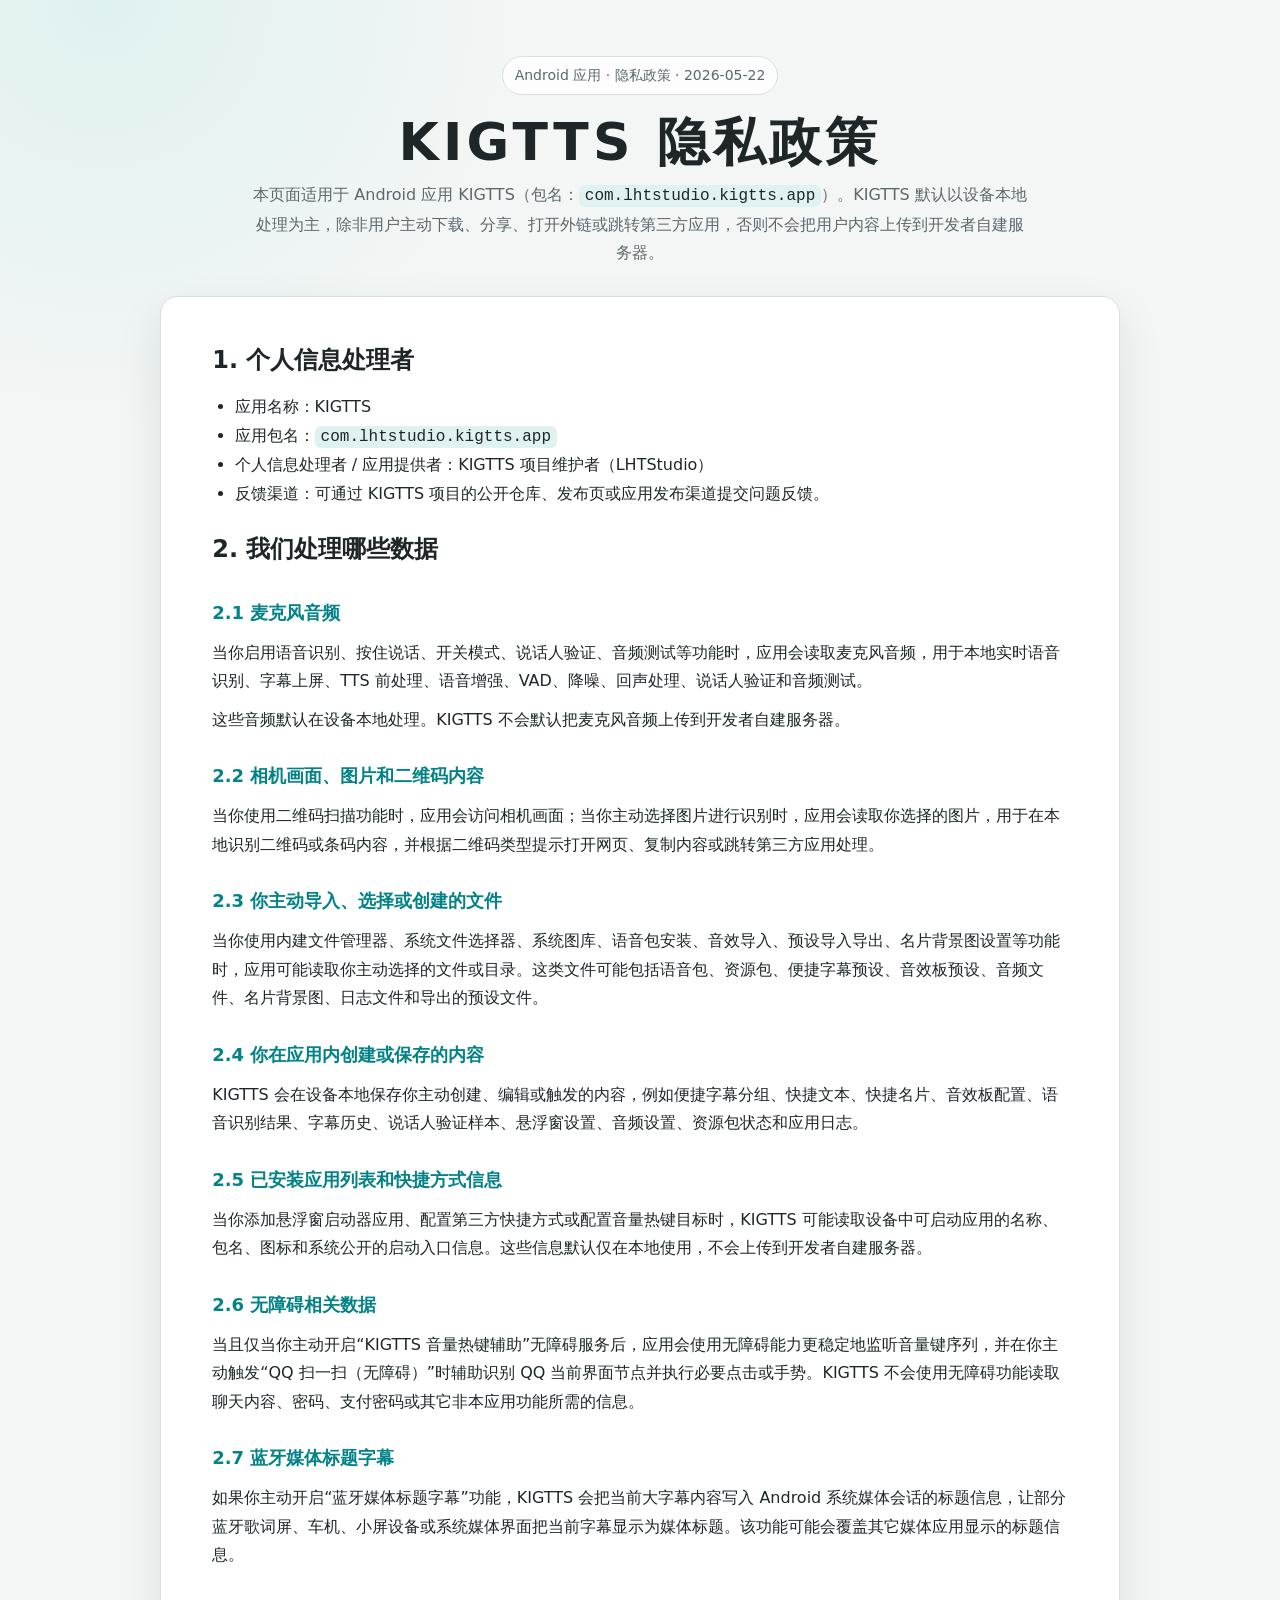
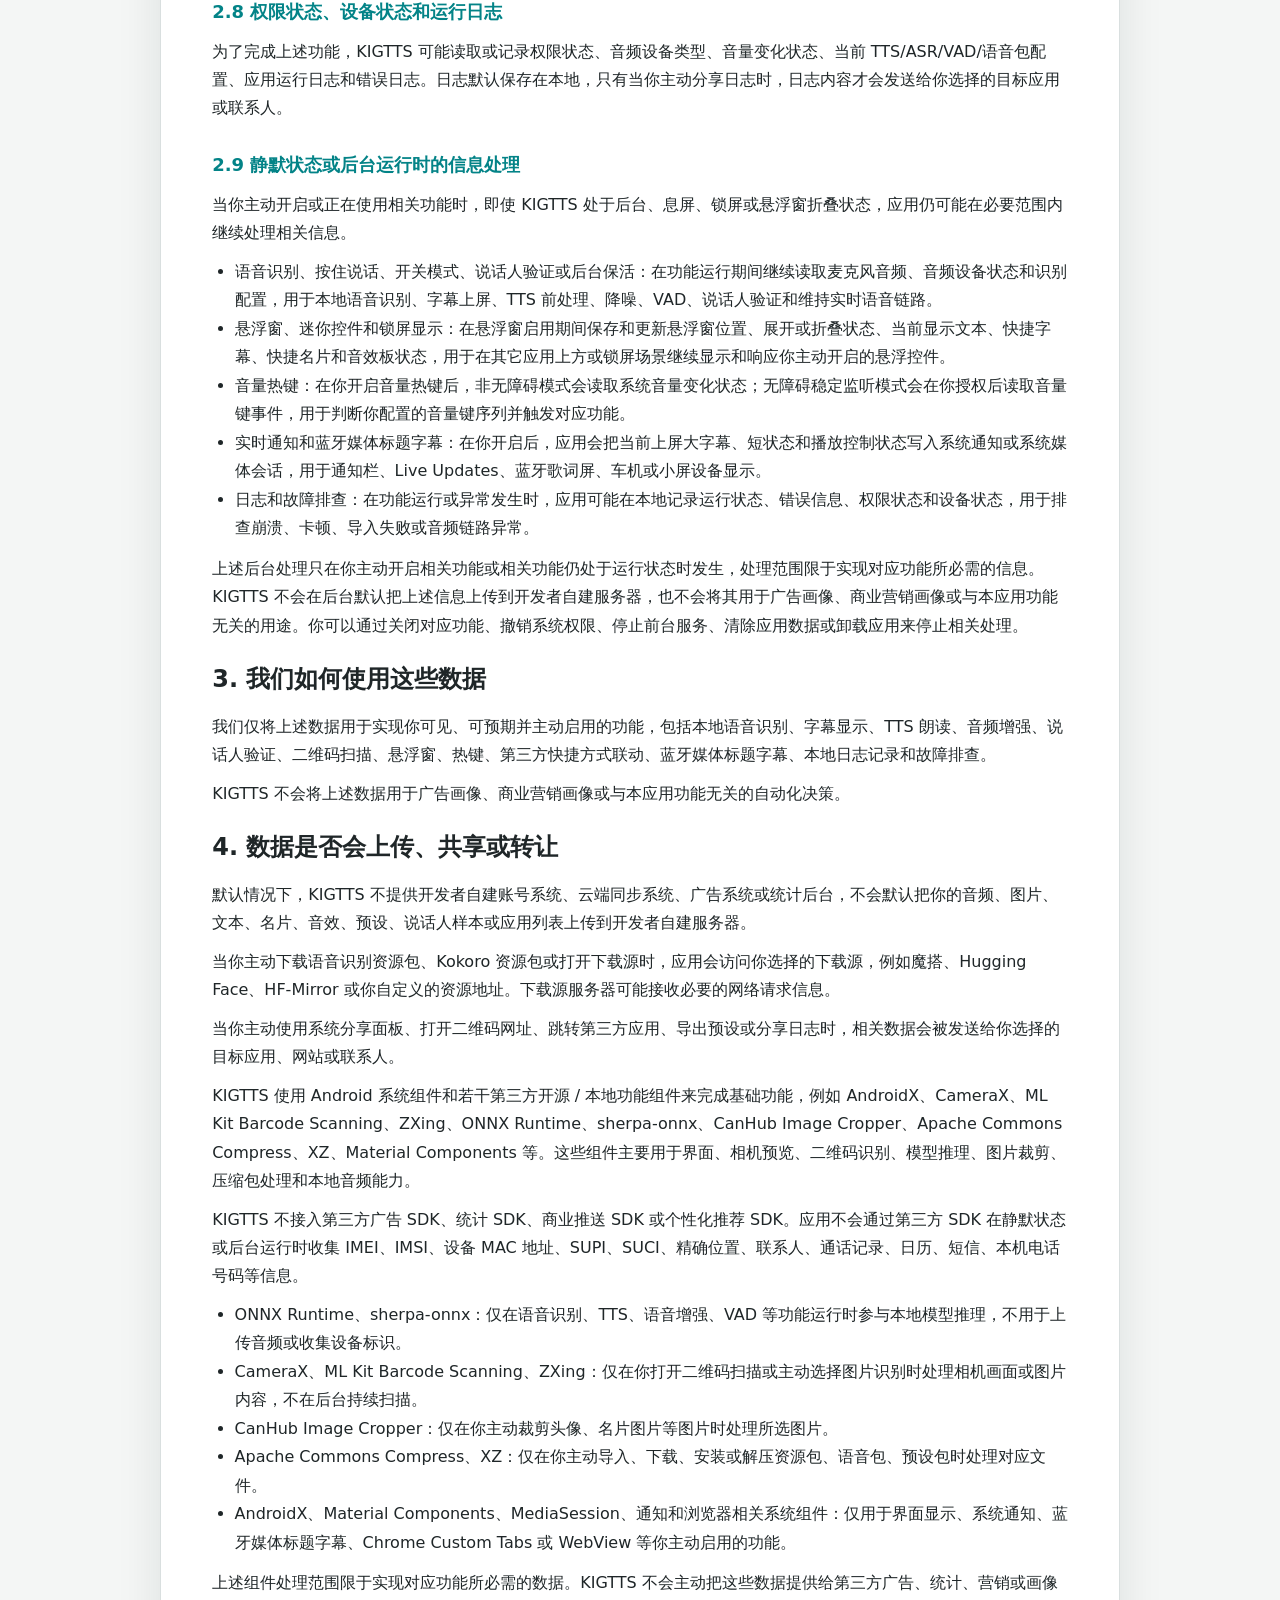
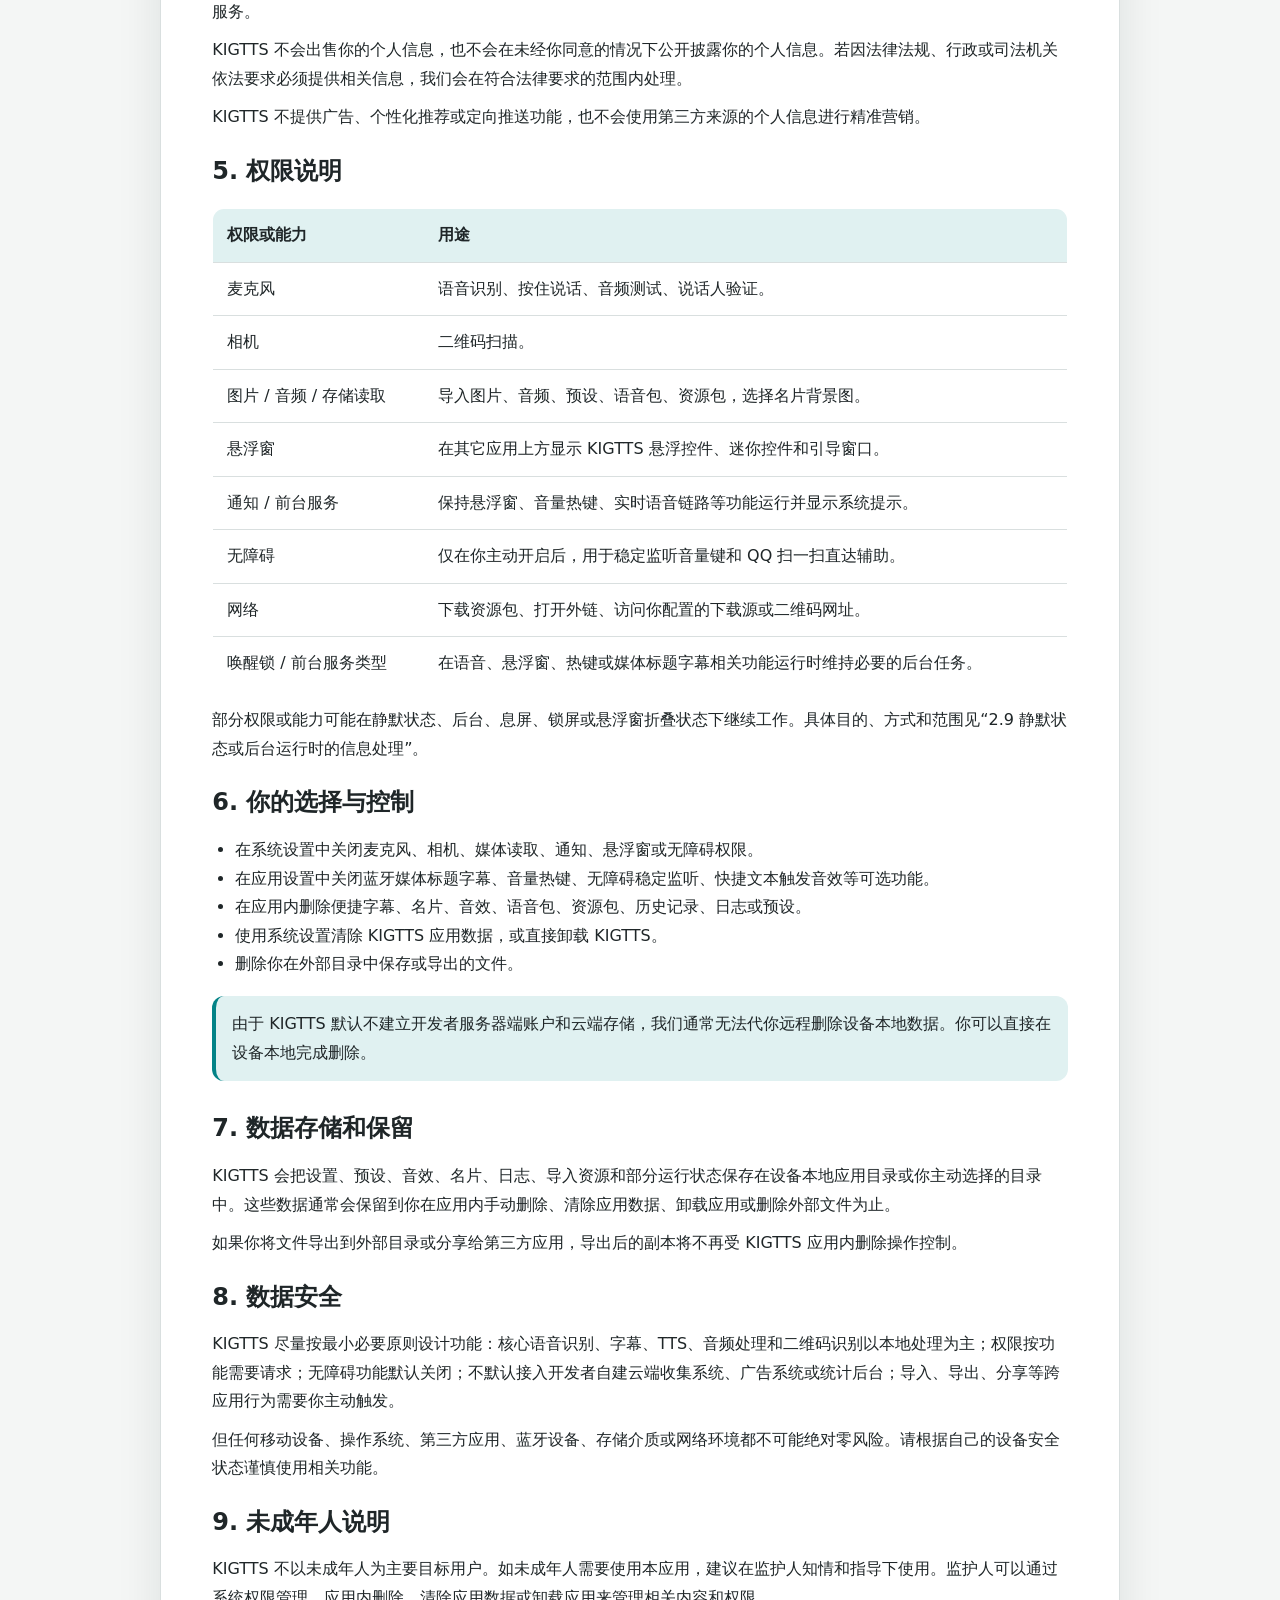
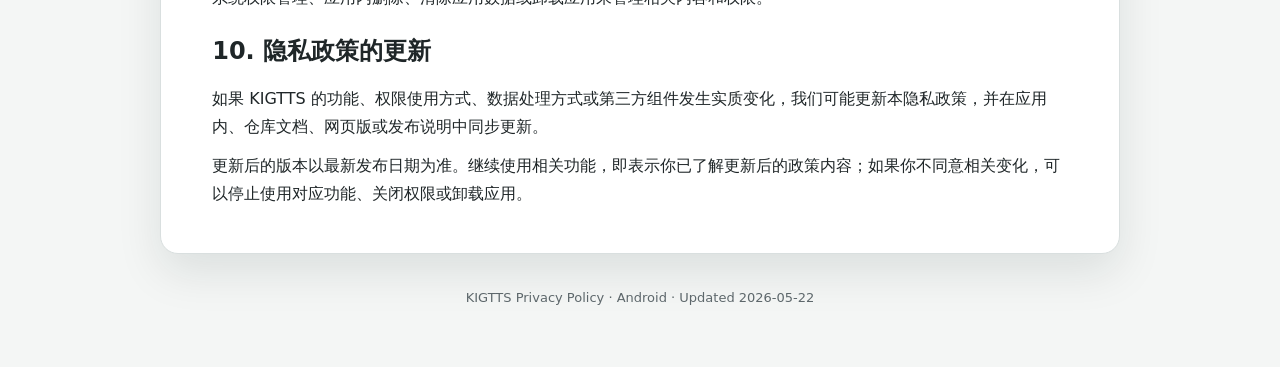
<file: docs/android/privacy_policy.html>
<!doctype html>
<html lang="zh-CN">
<head>
  <meta charset="utf-8">
  <meta name="viewport" content="width=device-width, initial-scale=1">
  <title>KIGTTS 隐私政策</title>
  <style>
    :root {
      color-scheme: light dark;
      --bg: #f4f6f5;
      --card: #ffffff;
      --text: #1f2628;
      --muted: #5d676b;
      --line: #d9dfdf;
      --accent: #038387;
      --accent-soft: #e0f1f1;
      --shadow: 0 18px 45px rgba(14, 32, 32, .10);
    }
    @media (prefers-color-scheme: dark) {
      :root {
        --bg: #101414;
        --card: #1d2324;
        --text: #edf2f2;
        --muted: #a8b1b2;
        --line: #30393b;
        --accent: #33b7b4;
        --accent-soft: #163536;
        --shadow: 0 18px 45px rgba(0, 0, 0, .32);
      }
    }
    * { box-sizing: border-box; }
    body {
      margin: 0;
      background: radial-gradient(circle at 8% 0%, var(--accent-soft), transparent 28rem), var(--bg);
      color: var(--text);
      font-family: "Microsoft YaHei", "Noto Sans CJK SC", system-ui, -apple-system, BlinkMacSystemFont, sans-serif;
      line-height: 1.78;
    }
    header {
      padding: 56px 20px 28px;
      text-align: center;
    }
    header .badge {
      display: inline-flex;
      align-items: center;
      gap: 8px;
      padding: 6px 12px;
      border: 1px solid var(--line);
      border-radius: 999px;
      color: var(--muted);
      background: color-mix(in srgb, var(--card) 82%, transparent);
      font-size: 14px;
    }
    h1 {
      margin: 18px 0 10px;
      font-size: clamp(32px, 5vw, 52px);
      line-height: 1.12;
      letter-spacing: .08em;
    }
    header p {
      max-width: 780px;
      margin: 0 auto;
      color: var(--muted);
      font-size: 16px;
    }
    main {
      width: min(960px, calc(100% - 32px));
      margin: 0 auto 72px;
      padding: 34px clamp(18px, 4vw, 54px);
      border: 1px solid var(--line);
      border-radius: 18px;
      background: var(--card);
      box-shadow: var(--shadow);
    }
    h2 {
      margin: 38px 0 12px;
      padding-top: 8px;
      border-top: 1px solid var(--line);
      font-size: 24px;
    }
    h2:first-child {
      margin-top: 0;
      border-top: 0;
    }
    h3 {
      margin: 26px 0 8px;
      color: var(--accent);
      font-size: 18px;
    }
    p, li {
      font-size: 16px;
    }
    p {
      margin: 10px 0;
    }
    ul {
      margin: 8px 0 12px;
      padding-left: 1.4em;
    }
    strong {
      color: var(--accent);
    }
    code {
      padding: 2px 6px;
      border-radius: 6px;
      background: var(--accent-soft);
      color: var(--text);
      font-family: "Cascadia Mono", "Consolas", monospace;
    }
    table {
      width: 100%;
      margin: 16px 0;
      border-collapse: collapse;
      overflow: hidden;
      border: 1px solid var(--line);
      border-radius: 12px;
    }
    th, td {
      padding: 12px 14px;
      border-bottom: 1px solid var(--line);
      text-align: left;
      vertical-align: top;
    }
    th {
      background: var(--accent-soft);
      color: var(--text);
    }
    tr:last-child td {
      border-bottom: 0;
    }
    .note {
      margin: 18px 0;
      padding: 14px 16px;
      border-left: 4px solid var(--accent);
      border-radius: 12px;
      background: var(--accent-soft);
      color: var(--text);
    }
    footer {
      width: min(960px, calc(100% - 32px));
      margin: -40px auto 60px;
      color: var(--muted);
      text-align: center;
      font-size: 13px;
    }
  </style>
</head>
<body>
  <header>
    <div class="badge">Android 应用 · 隐私政策 · 2026-05-22</div>
    <h1>KIGTTS 隐私政策</h1>
    <p>本页面适用于 Android 应用 KIGTTS（包名：<code>com.lhtstudio.kigtts.app</code>）。KIGTTS 默认以设备本地处理为主，除非用户主动下载、分享、打开外链或跳转第三方应用，否则不会把用户内容上传到开发者自建服务器。</p>
  </header>

  <main>
    <section>
      <h2>1. 个人信息处理者</h2>
      <ul>
        <li>应用名称：KIGTTS</li>
        <li>应用包名：<code>com.lhtstudio.kigtts.app</code></li>
        <li>个人信息处理者 / 应用提供者：KIGTTS 项目维护者（LHTStudio）</li>
        <li>反馈渠道：可通过 KIGTTS 项目的公开仓库、发布页或应用发布渠道提交问题反馈。</li>
      </ul>
    </section>

    <section>
      <h2>2. 我们处理哪些数据</h2>
      <h3>2.1 麦克风音频</h3>
      <p>当你启用语音识别、按住说话、开关模式、说话人验证、音频测试等功能时，应用会读取麦克风音频，用于本地实时语音识别、字幕上屏、TTS 前处理、语音增强、VAD、降噪、回声处理、说话人验证和音频测试。</p>
      <p>这些音频默认在设备本地处理。KIGTTS 不会默认把麦克风音频上传到开发者自建服务器。</p>

      <h3>2.2 相机画面、图片和二维码内容</h3>
      <p>当你使用二维码扫描功能时，应用会访问相机画面；当你主动选择图片进行识别时，应用会读取你选择的图片，用于在本地识别二维码或条码内容，并根据二维码类型提示打开网页、复制内容或跳转第三方应用处理。</p>

      <h3>2.3 你主动导入、选择或创建的文件</h3>
      <p>当你使用内建文件管理器、系统文件选择器、系统图库、语音包安装、音效导入、预设导入导出、名片背景图设置等功能时，应用可能读取你主动选择的文件或目录。这类文件可能包括语音包、资源包、便捷字幕预设、音效板预设、音频文件、名片背景图、日志文件和导出的预设文件。</p>

      <h3>2.4 你在应用内创建或保存的内容</h3>
      <p>KIGTTS 会在设备本地保存你主动创建、编辑或触发的内容，例如便捷字幕分组、快捷文本、快捷名片、音效板配置、语音识别结果、字幕历史、说话人验证样本、悬浮窗设置、音频设置、资源包状态和应用日志。</p>

      <h3>2.5 已安装应用列表和快捷方式信息</h3>
      <p>当你添加悬浮窗启动器应用、配置第三方快捷方式或配置音量热键目标时，KIGTTS 可能读取设备中可启动应用的名称、包名、图标和系统公开的启动入口信息。这些信息默认仅在本地使用，不会上传到开发者自建服务器。</p>

      <h3>2.6 无障碍相关数据</h3>
      <p>当且仅当你主动开启“KIGTTS 音量热键辅助”无障碍服务后，应用会使用无障碍能力更稳定地监听音量键序列，并在你主动触发“QQ 扫一扫（无障碍）”时辅助识别 QQ 当前界面节点并执行必要点击或手势。KIGTTS 不会使用无障碍功能读取聊天内容、密码、支付密码或其它非本应用功能所需的信息。</p>

      <h3>2.7 蓝牙媒体标题字幕</h3>
      <p>如果你主动开启“蓝牙媒体标题字幕”功能，KIGTTS 会把当前大字幕内容写入 Android 系统媒体会话的标题信息，让部分蓝牙歌词屏、车机、小屏设备或系统媒体界面把当前字幕显示为媒体标题。该功能可能会覆盖其它媒体应用显示的标题信息。</p>

      <h3>2.8 权限状态、设备状态和运行日志</h3>
      <p>为了完成上述功能，KIGTTS 可能读取或记录权限状态、音频设备类型、音量变化状态、当前 TTS/ASR/VAD/语音包配置、应用运行日志和错误日志。日志默认保存在本地，只有当你主动分享日志时，日志内容才会发送给你选择的目标应用或联系人。</p>

      <h3>2.9 静默状态或后台运行时的信息处理</h3>
      <p>当你主动开启或正在使用相关功能时，即使 KIGTTS 处于后台、息屏、锁屏或悬浮窗折叠状态，应用仍可能在必要范围内继续处理相关信息。</p>
      <ul>
        <li>语音识别、按住说话、开关模式、说话人验证或后台保活：在功能运行期间继续读取麦克风音频、音频设备状态和识别配置，用于本地语音识别、字幕上屏、TTS 前处理、降噪、VAD、说话人验证和维持实时语音链路。</li>
        <li>悬浮窗、迷你控件和锁屏显示：在悬浮窗启用期间保存和更新悬浮窗位置、展开或折叠状态、当前显示文本、快捷字幕、快捷名片和音效板状态，用于在其它应用上方或锁屏场景继续显示和响应你主动开启的悬浮控件。</li>
        <li>音量热键：在你开启音量热键后，非无障碍模式会读取系统音量变化状态；无障碍稳定监听模式会在你授权后读取音量键事件，用于判断你配置的音量键序列并触发对应功能。</li>
        <li>实时通知和蓝牙媒体标题字幕：在你开启后，应用会把当前上屏大字幕、短状态和播放控制状态写入系统通知或系统媒体会话，用于通知栏、Live Updates、蓝牙歌词屏、车机或小屏设备显示。</li>
        <li>日志和故障排查：在功能运行或异常发生时，应用可能在本地记录运行状态、错误信息、权限状态和设备状态，用于排查崩溃、卡顿、导入失败或音频链路异常。</li>
      </ul>
      <p>上述后台处理只在你主动开启相关功能或相关功能仍处于运行状态时发生，处理范围限于实现对应功能所必需的信息。KIGTTS 不会在后台默认把上述信息上传到开发者自建服务器，也不会将其用于广告画像、商业营销画像或与本应用功能无关的用途。你可以通过关闭对应功能、撤销系统权限、停止前台服务、清除应用数据或卸载应用来停止相关处理。</p>
    </section>

    <section>
      <h2>3. 我们如何使用这些数据</h2>
      <p>我们仅将上述数据用于实现你可见、可预期并主动启用的功能，包括本地语音识别、字幕显示、TTS 朗读、音频增强、说话人验证、二维码扫描、悬浮窗、热键、第三方快捷方式联动、蓝牙媒体标题字幕、本地日志记录和故障排查。</p>
      <p>KIGTTS 不会将上述数据用于广告画像、商业营销画像或与本应用功能无关的自动化决策。</p>
    </section>

    <section>
      <h2>4. 数据是否会上传、共享或转让</h2>
      <p>默认情况下，KIGTTS 不提供开发者自建账号系统、云端同步系统、广告系统或统计后台，不会默认把你的音频、图片、文本、名片、音效、预设、说话人样本或应用列表上传到开发者自建服务器。</p>
      <p>当你主动下载语音识别资源包、Kokoro 资源包或打开下载源时，应用会访问你选择的下载源，例如魔搭、Hugging Face、HF-Mirror 或你自定义的资源地址。下载源服务器可能接收必要的网络请求信息。</p>
      <p>当你主动使用系统分享面板、打开二维码网址、跳转第三方应用、导出预设或分享日志时，相关数据会被发送给你选择的目标应用、网站或联系人。</p>
      <p>KIGTTS 使用 Android 系统组件和若干第三方开源 / 本地功能组件来完成基础功能，例如 AndroidX、CameraX、ML Kit Barcode Scanning、ZXing、ONNX Runtime、sherpa-onnx、CanHub Image Cropper、Apache Commons Compress、XZ、Material Components 等。这些组件主要用于界面、相机预览、二维码识别、模型推理、图片裁剪、压缩包处理和本地音频能力。</p>
      <p>KIGTTS 不接入第三方广告 SDK、统计 SDK、商业推送 SDK 或个性化推荐 SDK。应用不会通过第三方 SDK 在静默状态或后台运行时收集 IMEI、IMSI、设备 MAC 地址、SUPI、SUCI、精确位置、联系人、通话记录、日历、短信、本机电话号码等信息。</p>
      <ul>
        <li>ONNX Runtime、sherpa-onnx：仅在语音识别、TTS、语音增强、VAD 等功能运行时参与本地模型推理，不用于上传音频或收集设备标识。</li>
        <li>CameraX、ML Kit Barcode Scanning、ZXing：仅在你打开二维码扫描或主动选择图片识别时处理相机画面或图片内容，不在后台持续扫描。</li>
        <li>CanHub Image Cropper：仅在你主动裁剪头像、名片图片等图片时处理所选图片。</li>
        <li>Apache Commons Compress、XZ：仅在你主动导入、下载、安装或解压资源包、语音包、预设包时处理对应文件。</li>
        <li>AndroidX、Material Components、MediaSession、通知和浏览器相关系统组件：仅用于界面显示、系统通知、蓝牙媒体标题字幕、Chrome Custom Tabs 或 WebView 等你主动启用的功能。</li>
      </ul>
      <p>上述组件处理范围限于实现对应功能所必需的数据。KIGTTS 不会主动把这些数据提供给第三方广告、统计、营销或画像服务。</p>
      <p>KIGTTS 不会出售你的个人信息，也不会在未经你同意的情况下公开披露你的个人信息。若因法律法规、行政或司法机关依法要求必须提供相关信息，我们会在符合法律要求的范围内处理。</p>
      <p>KIGTTS 不提供广告、个性化推荐或定向推送功能，也不会使用第三方来源的个人信息进行精准营销。</p>
    </section>

    <section>
      <h2>5. 权限说明</h2>
      <table>
        <thead>
          <tr><th>权限或能力</th><th>用途</th></tr>
        </thead>
        <tbody>
          <tr><td>麦克风</td><td>语音识别、按住说话、音频测试、说话人验证。</td></tr>
          <tr><td>相机</td><td>二维码扫描。</td></tr>
          <tr><td>图片 / 音频 / 存储读取</td><td>导入图片、音频、预设、语音包、资源包，选择名片背景图。</td></tr>
          <tr><td>悬浮窗</td><td>在其它应用上方显示 KIGTTS 悬浮控件、迷你控件和引导窗口。</td></tr>
          <tr><td>通知 / 前台服务</td><td>保持悬浮窗、音量热键、实时语音链路等功能运行并显示系统提示。</td></tr>
          <tr><td>无障碍</td><td>仅在你主动开启后，用于稳定监听音量键和 QQ 扫一扫直达辅助。</td></tr>
          <tr><td>网络</td><td>下载资源包、打开外链、访问你配置的下载源或二维码网址。</td></tr>
          <tr><td>唤醒锁 / 前台服务类型</td><td>在语音、悬浮窗、热键或媒体标题字幕相关功能运行时维持必要的后台任务。</td></tr>
        </tbody>
      </table>
      <p>部分权限或能力可能在静默状态、后台、息屏、锁屏或悬浮窗折叠状态下继续工作。具体目的、方式和范围见“2.9 静默状态或后台运行时的信息处理”。</p>
    </section>

    <section>
      <h2>6. 你的选择与控制</h2>
      <ul>
        <li>在系统设置中关闭麦克风、相机、媒体读取、通知、悬浮窗或无障碍权限。</li>
        <li>在应用设置中关闭蓝牙媒体标题字幕、音量热键、无障碍稳定监听、快捷文本触发音效等可选功能。</li>
        <li>在应用内删除便捷字幕、名片、音效、语音包、资源包、历史记录、日志或预设。</li>
        <li>使用系统设置清除 KIGTTS 应用数据，或直接卸载 KIGTTS。</li>
        <li>删除你在外部目录中保存或导出的文件。</li>
      </ul>
      <div class="note">由于 KIGTTS 默认不建立开发者服务器端账户和云端存储，我们通常无法代你远程删除设备本地数据。你可以直接在设备本地完成删除。</div>
    </section>

    <section>
      <h2>7. 数据存储和保留</h2>
      <p>KIGTTS 会把设置、预设、音效、名片、日志、导入资源和部分运行状态保存在设备本地应用目录或你主动选择的目录中。这些数据通常会保留到你在应用内手动删除、清除应用数据、卸载应用或删除外部文件为止。</p>
      <p>如果你将文件导出到外部目录或分享给第三方应用，导出后的副本将不再受 KIGTTS 应用内删除操作控制。</p>
    </section>

    <section>
      <h2>8. 数据安全</h2>
      <p>KIGTTS 尽量按最小必要原则设计功能：核心语音识别、字幕、TTS、音频处理和二维码识别以本地处理为主；权限按功能需要请求；无障碍功能默认关闭；不默认接入开发者自建云端收集系统、广告系统或统计后台；导入、导出、分享等跨应用行为需要你主动触发。</p>
      <p>但任何移动设备、操作系统、第三方应用、蓝牙设备、存储介质或网络环境都不可能绝对零风险。请根据自己的设备安全状态谨慎使用相关功能。</p>
    </section>

    <section>
      <h2>9. 未成年人说明</h2>
      <p>KIGTTS 不以未成年人为主要目标用户。如未成年人需要使用本应用，建议在监护人知情和指导下使用。监护人可以通过系统权限管理、应用内删除、清除应用数据或卸载应用来管理相关内容和权限。</p>
    </section>

    <section>
      <h2>10. 隐私政策的更新</h2>
      <p>如果 KIGTTS 的功能、权限使用方式、数据处理方式或第三方组件发生实质变化，我们可能更新本隐私政策，并在应用内、仓库文档、网页版或发布说明中同步更新。</p>
      <p>更新后的版本以最新发布日期为准。继续使用相关功能，即表示你已了解更新后的政策内容；如果你不同意相关变化，可以停止使用对应功能、关闭权限或卸载应用。</p>
    </section>
  </main>

  <footer>KIGTTS Privacy Policy · Android · Updated 2026-05-22</footer>
</body>
</html>
</file>
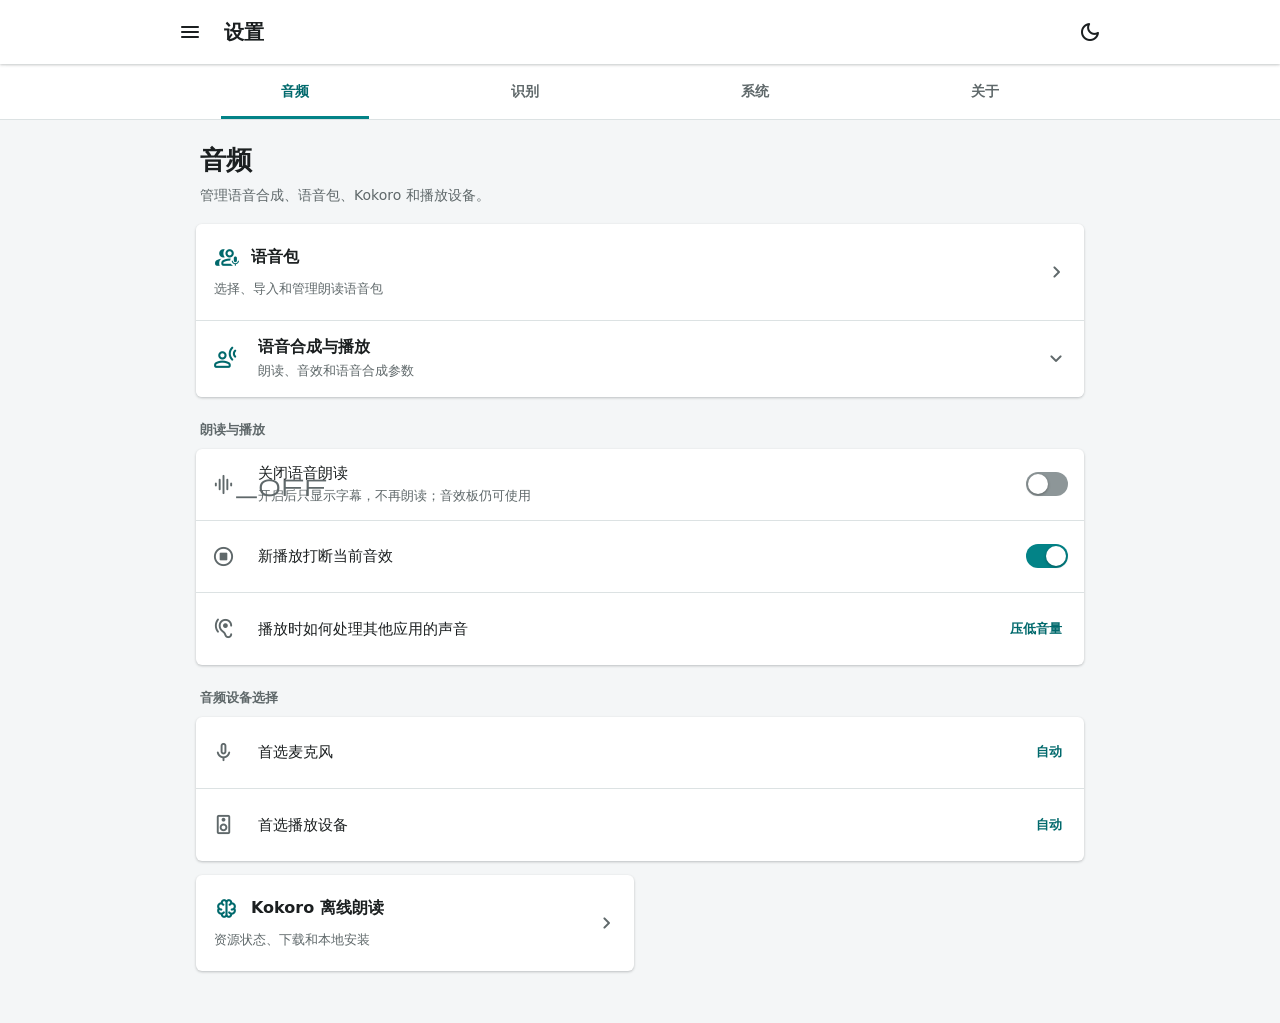
<file: docs/android/settings_hierarchy_mockup.html>
<!DOCTYPE html>
<html lang="zh-CN">
<head>
    <meta charset="UTF-8">
    <meta name="viewport" content="width=device-width, initial-scale=1.0, viewport-fit=cover">
    <title>KIGTTS 设置层级交互原型</title>
    <link rel="icon" href="data:,">
    <link rel="preconnect" href="https://fonts.googleapis.com">
    <link rel="preconnect" href="https://fonts.gstatic.com" crossorigin>
    <link href="https://fonts.googleapis.com/css2?family=Material+Symbols+Rounded:opsz,wght,FILL,GRAD@20..48,400,0,0&display=swap" rel="stylesheet">
    <style>
        :root {
            color-scheme: light;
            --primary: #038387;
            --primary-strong: #00696c;
            --primary-soft: #d4eff0;
            --accent: #f2a900;
            --background: #f4f6f7;
            --surface: #ffffff;
            --surface-raised: #ffffff;
            --surface-muted: #eef2f3;
            --text: #1b1f20;
            --text-secondary: #5f686a;
            --divider: #dce2e3;
            --scrim: rgba(0, 0, 0, 0.45);
            --shadow-1: 0 1px 3px rgba(20, 31, 32, 0.18), 0 1px 2px rgba(20, 31, 32, 0.08);
            --shadow-2: 0 5px 16px rgba(20, 31, 32, 0.2), 0 2px 5px rgba(20, 31, 32, 0.1);
            --appbar-height: 64px;
            --tabs-height: 56px;
            --content-width: 920px;
            --radius: 6px;
        }

        html[data-theme="dark"] {
            color-scheme: dark;
            --primary: #62dce0;
            --primary-strong: #8de9ec;
            --primary-soft: #173d3f;
            --accent: #ffd54f;
            --background: #111415;
            --surface: #1b1f20;
            --surface-raised: #222728;
            --surface-muted: #292f30;
            --text: #edf2f2;
            --text-secondary: #b4bdbf;
            --divider: #394143;
            --scrim: rgba(0, 0, 0, 0.66);
            --shadow-1: 0 2px 5px rgba(0, 0, 0, 0.45);
            --shadow-2: 0 7px 20px rgba(0, 0, 0, 0.55);
        }

        * { box-sizing: border-box; }

        html, body { min-height: 100%; }

        body {
            margin: 0;
            background: var(--background);
            color: var(--text);
            font-family: system-ui, -apple-system, "Segoe UI", "Microsoft YaHei UI", sans-serif;
            letter-spacing: 0;
        }

        button, input, select { font: inherit; }

        button { letter-spacing: 0; }

        .material-symbols-rounded {
            font-variation-settings: "FILL" 0, "wght" 400, "GRAD" 0, "opsz" 24;
            line-height: 1;
            user-select: none;
        }

        .app-bar {
            position: sticky;
            top: 0;
            z-index: 30;
            height: var(--appbar-height);
            display: flex;
            align-items: center;
            background: var(--surface-raised);
            box-shadow: var(--shadow-1);
        }

        .app-bar__inner {
            width: min(100%, calc(var(--content-width) + 48px));
            height: 100%;
            margin: 0 auto;
            padding: 0 12px;
            display: grid;
            grid-template-columns: 48px minmax(0, 1fr) auto;
            align-items: center;
            gap: 8px;
        }

        .app-title {
            min-width: 0;
            font-size: 20px;
            font-weight: 600;
            white-space: nowrap;
            overflow: hidden;
            text-overflow: ellipsis;
        }

        .icon-button {
            position: relative;
            overflow: hidden;
            width: 44px;
            height: 44px;
            padding: 0;
            border: 0;
            border-radius: 50%;
            background: transparent;
            color: var(--text);
            display: inline-grid;
            place-items: center;
            cursor: pointer;
            -webkit-tap-highlight-color: transparent;
        }

        .icon-button:hover { background: color-mix(in srgb, var(--text) 8%, transparent); }
        .icon-button:focus-visible { outline: 3px solid color-mix(in srgb, var(--primary) 40%, transparent); }

        .tabs-wrap {
            position: sticky;
            top: var(--appbar-height);
            z-index: 20;
            height: var(--tabs-height);
            background: var(--surface);
            border-bottom: 1px solid var(--divider);
            transition: height 180ms ease, opacity 140ms ease;
        }

        .tabs-wrap[hidden] {
            display: block;
            height: 0;
            opacity: 0;
            overflow: hidden;
            pointer-events: none;
        }

        .tabs {
            width: min(100%, var(--content-width));
            height: 100%;
            margin: 0 auto;
            display: grid;
            grid-template-columns: repeat(4, minmax(88px, 1fr));
            overflow-x: auto;
            scrollbar-width: none;
        }

        .tabs::-webkit-scrollbar { display: none; }

        .tab {
            position: relative;
            overflow: hidden;
            min-width: 88px;
            border: 0;
            background: transparent;
            color: var(--text-secondary);
            cursor: pointer;
            font-size: 14px;
            font-weight: 600;
        }

        .tab::after {
            content: "";
            position: absolute;
            left: 18%;
            right: 18%;
            bottom: 0;
            height: 3px;
            background: var(--primary);
            transform: scaleX(0);
            transition: transform 180ms ease;
        }

        .tab[aria-selected="true"] { color: var(--primary-strong); }
        .tab[aria-selected="true"]::after { transform: scaleX(1); }

        main {
            width: min(100%, var(--content-width));
            margin: 0 auto;
            padding: 22px 16px calc(52px + env(safe-area-inset-bottom));
        }

        .screen {
            animation: screen-in 190ms cubic-bezier(.2, .75, .25, 1);
        }

        @keyframes screen-in {
            from { opacity: 0; transform: translateX(10px); }
            to { opacity: 1; transform: translateX(0); }
        }

        .page-heading {
            display: flex;
            align-items: flex-start;
            justify-content: space-between;
            gap: 18px;
            margin: 2px 4px 18px;
        }

        .page-heading h1 {
            margin: 0;
            font-size: 26px;
            line-height: 1.25;
            font-weight: 650;
        }

        .page-heading p {
            max-width: 580px;
            margin: 7px 0 0;
            color: var(--text-secondary);
            font-size: 14px;
            line-height: 1.6;
        }

        .status-label {
            flex: 0 0 auto;
            padding-top: 6px;
            color: var(--primary-strong);
            font-size: 13px;
            font-weight: 600;
        }

        .section-title {
            margin: 24px 4px 10px;
            color: var(--text-secondary);
            font-size: 13px;
            font-weight: 650;
        }

        .card {
            background: var(--surface-raised);
            border-radius: var(--radius);
            box-shadow: var(--shadow-1);
            overflow: hidden;
        }

        .about-card {
            position: relative;
            overflow: hidden;
            width: 100%;
            min-height: 112px;
            padding: 16px 18px;
            border: 0;
            border-radius: var(--radius);
            background: var(--surface-raised);
            color: var(--text);
            box-shadow: var(--shadow-1);
            display: flex;
            flex-direction: column;
            align-items: center;
            justify-content: center;
            gap: 12px;
            cursor: pointer;
        }

        .about-logo {
            width: min(82%, 520px);
            height: 50px;
            object-fit: contain;
        }

        .about-logo--dark { display: none; }
        html[data-theme="dark"] .about-logo--light { display: none; }
        html[data-theme="dark"] .about-logo--dark { display: block; }

        .about-version {
            color: var(--text-secondary);
            font-size: 14px;
        }

        .entry-grid {
            display: grid;
            grid-template-columns: repeat(2, minmax(0, 1fr));
            gap: 12px;
        }

        .entry-grid--lead { grid-template-columns: minmax(0, 1fr); }
        .entry-grid--pages { margin-top: 14px; }

        .connected-card-group {
            border-radius: var(--radius);
            box-shadow: var(--shadow-1);
            overflow: hidden;
        }

        .connected-card-group .entry-card {
            width: 100%;
            border-radius: 0;
            box-shadow: none;
        }

        .connected-card-group .entry-card:hover {
            box-shadow: none;
            transform: none;
        }

        .entry-card {
            position: relative;
            overflow: hidden;
            min-height: 96px;
            padding: 17px 50px 17px 18px;
            border: 0;
            border-radius: var(--radius);
            background: var(--surface-raised);
            color: var(--text);
            text-align: left;
            box-shadow: var(--shadow-1);
            cursor: pointer;
            transition: box-shadow 150ms ease, transform 150ms ease;
        }

        .entry-card:hover {
            box-shadow: var(--shadow-2);
            transform: translateY(-1px);
        }

        .entry-card__head {
            display: flex;
            align-items: center;
            gap: 12px;
            margin-bottom: 8px;
        }

        .entry-card__head .material-symbols-rounded {
            color: var(--primary-strong);
            font-size: 25px;
        }

        .entry-card__title {
            min-width: 0;
            font-size: 16px;
            font-weight: 650;
        }

        .entry-card__summary {
            color: var(--text-secondary);
            font-size: 13px;
            line-height: 1.5;
        }

        .entry-card__arrow {
            position: absolute;
            right: 15px;
            top: 50%;
            color: var(--text-secondary);
            transform: translateY(-50%);
        }

        .collapsible-card {
            margin-top: 14px;
            overflow: hidden;
        }

        .connected-card-group .collapsible-card {
            margin-top: 0;
            border-top: 1px solid var(--divider);
            border-radius: 0;
            box-shadow: none;
        }

        .collapsible-card summary {
            position: relative;
            overflow: hidden;
            min-height: 76px;
            padding: 14px 16px;
            display: grid;
            grid-template-columns: 34px minmax(0, 1fr) auto;
            align-items: center;
            gap: 12px;
            cursor: pointer;
            list-style: none;
        }

        .collapsible-card summary::-webkit-details-marker { display: none; }

        .collapsible-card summary > .material-symbols-rounded:first-child {
            color: var(--primary-strong);
            font-size: 25px;
        }

        .collapsible-card__copy { min-width: 0; }

        .collapsible-card__title {
            display: block;
            font-size: 16px;
            font-weight: 650;
        }

        .collapsible-card__summary {
            display: block;
            margin-top: 4px;
            color: var(--text-secondary);
            font-size: 13px;
            line-height: 1.45;
        }

        .collapsible-card__chevron {
            color: var(--text-secondary);
            transition: transform 180ms cubic-bezier(.2, .75, .25, 1);
        }

        .collapsible-card[open] .collapsible-card__chevron { transform: rotate(180deg); }

        .collapsible-content { border-top: 1px solid var(--divider); }

        .setting-list { padding: 0; }

        .setting-row {
            min-height: 72px;
            padding: 12px 16px;
            display: grid;
            grid-template-columns: 34px minmax(0, 1fr) auto;
            align-items: center;
            gap: 12px;
            border-bottom: 1px solid var(--divider);
        }

        .setting-row:last-child { border-bottom: 0; }

        .setting-row > .material-symbols-rounded {
            color: var(--text-secondary);
            font-size: 23px;
        }

        .setting-copy { min-width: 0; }

        .setting-title {
            font-size: 15px;
            font-weight: 560;
            line-height: 1.35;
        }

        .setting-subtitle {
            margin-top: 4px;
            color: var(--text-secondary);
            font-size: 12.5px;
            line-height: 1.45;
        }

        .value-button,
        .text-button {
            position: relative;
            overflow: hidden;
            border: 0;
            background: transparent;
            color: var(--primary-strong);
            cursor: pointer;
            font-weight: 650;
        }

        .value-button {
            max-width: 190px;
            padding: 10px 6px;
            text-align: right;
            font-size: 13px;
        }

        .text-button {
            min-width: 68px;
            padding: 10px 12px;
            border-radius: 3px;
            font-size: 14px;
        }

        .switch {
            position: relative;
            width: 42px;
            height: 24px;
            border: 0;
            padding: 0;
            border-radius: 12px;
            background: #8d9698;
            cursor: pointer;
            transition: background 150ms ease;
        }

        .switch::after {
            content: "";
            position: absolute;
            width: 20px;
            height: 20px;
            top: 2px;
            left: 2px;
            border-radius: 50%;
            background: #ffffff;
            box-shadow: 0 1px 3px rgba(0, 0, 0, 0.35);
            transition: transform 170ms cubic-bezier(.2, .75, .25, 1), background 150ms ease;
        }

        .switch[aria-checked="true"] { background: var(--primary); }
        .switch[aria-checked="true"]::after { transform: translateX(18px); }

        .slider-row {
            padding: 15px 16px 17px;
            border-bottom: 1px solid var(--divider);
        }

        .slider-row:last-child { border-bottom: 0; }

        .slider-label {
            display: flex;
            justify-content: space-between;
            gap: 16px;
            margin-bottom: 12px;
            font-size: 14px;
        }

        .slider-label span:last-child {
            color: var(--primary-strong);
            font-weight: 650;
        }

        input[type="range"] {
            width: 100%;
            height: 28px;
            margin: 0;
            accent-color: var(--primary);
            cursor: pointer;
        }

        .detail-banner {
            margin-bottom: 14px;
            padding: 17px 18px;
            display: grid;
            grid-template-columns: 42px minmax(0, 1fr);
            align-items: center;
            gap: 14px;
            background: var(--primary-soft);
            border-radius: var(--radius);
            color: var(--text);
        }

        .detail-banner > .material-symbols-rounded {
            color: var(--primary-strong);
            font-size: 31px;
        }

        .detail-banner strong {
            display: block;
            margin-bottom: 4px;
            font-size: 16px;
        }

        .detail-banner span {
            color: var(--text-secondary);
            font-size: 13px;
            line-height: 1.45;
        }

        .action-row {
            display: flex;
            justify-content: flex-end;
            gap: 8px;
            padding: 10px 12px;
            border-top: 1px solid var(--divider);
        }

        .drawer-scrim {
            position: fixed;
            inset: 0;
            z-index: 60;
            background: var(--scrim);
            opacity: 0;
            pointer-events: none;
            transition: opacity 180ms ease;
        }

        .drawer-scrim[data-open="true"] {
            opacity: 1;
            pointer-events: auto;
        }

        .drawer {
            position: absolute;
            inset: 0 auto 0 0;
            width: min(330px, calc(100vw - 48px));
            padding: max(18px, env(safe-area-inset-top)) 0 24px;
            background: var(--surface-raised);
            box-shadow: var(--shadow-2);
            transform: translateX(-102%);
            transition: transform 210ms cubic-bezier(.2, .75, .25, 1);
        }

        .drawer-scrim[data-open="true"] .drawer { transform: translateX(0); }

        .brand {
            min-height: 88px;
            padding: 10px 22px 18px;
            display: flex;
            flex-direction: column;
            justify-content: flex-end;
            border-bottom: 1px solid var(--divider);
        }

        .brand strong { font-size: 24px; letter-spacing: 0; }
        .brand span { margin-top: 4px; color: var(--text-secondary); font-size: 12px; }

        .drawer-nav { padding: 10px 8px; }

        .drawer-item {
            width: 100%;
            min-height: 50px;
            padding: 0 14px;
            border: 0;
            border-radius: 4px;
            background: transparent;
            color: var(--text);
            display: grid;
            grid-template-columns: 34px 1fr;
            align-items: center;
            gap: 10px;
            text-align: left;
            cursor: pointer;
        }

        .drawer-item[data-active="true"] {
            background: var(--primary-soft);
            color: var(--primary-strong);
            font-weight: 650;
        }

        .dialog-scrim {
            position: fixed;
            inset: 0;
            z-index: 80;
            padding: 24px;
            display: grid;
            place-items: center;
            background: var(--scrim);
            opacity: 0;
            pointer-events: none;
            transition: opacity 160ms ease;
        }

        .dialog-scrim[data-open="true"] {
            opacity: 1;
            pointer-events: auto;
        }

        .dialog {
            width: min(440px, 100%);
            max-height: min(620px, calc(100vh - 48px));
            overflow: auto;
            background: var(--surface-raised);
            border-radius: var(--radius);
            box-shadow: var(--shadow-2);
            transform: translateY(12px) scale(.98);
            transition: transform 180ms cubic-bezier(.2, .75, .25, 1);
        }

        .dialog-scrim[data-open="true"] .dialog { transform: translateY(0) scale(1); }

        .dialog h2 {
            margin: 0;
            padding: 20px 20px 10px;
            font-size: 20px;
        }

        .dialog-options { padding: 6px 0 10px; }

        .dialog-option {
            width: 100%;
            min-height: 54px;
            padding: 0 20px;
            border: 0;
            background: transparent;
            color: var(--text);
            display: flex;
            align-items: center;
            justify-content: space-between;
            gap: 14px;
            text-align: left;
            cursor: pointer;
        }

        .dialog-option:hover { background: var(--surface-muted); }
        .dialog-option .material-symbols-rounded { color: var(--primary-strong); }

        .snackbar {
            position: fixed;
            z-index: 100;
            left: 50%;
            bottom: calc(22px + env(safe-area-inset-bottom));
            min-width: min(420px, calc(100vw - 32px));
            max-width: calc(100vw - 32px);
            padding: 14px 18px;
            border-radius: 4px;
            background: #263238;
            color: #ffffff;
            box-shadow: var(--shadow-2);
            opacity: 0;
            pointer-events: none;
            transform: translate(-50%, 16px);
            transition: opacity 160ms ease, transform 160ms ease;
            font-size: 14px;
        }

        .snackbar[data-open="true"] {
            opacity: 1;
            transform: translate(-50%, 0);
        }

        .ripple {
            position: absolute;
            border-radius: 50%;
            background: currentColor;
            opacity: 0.14;
            pointer-events: none;
            transform: scale(0);
            animation: ripple 480ms ease-out;
        }

        @keyframes ripple { to { opacity: 0; transform: scale(1); } }

        @media (max-width: 680px) {
            :root { --appbar-height: 58px; --tabs-height: 52px; }
            .app-bar__inner { padding: 0 6px; }
            .app-title { font-size: 19px; }
            main { padding: 18px 12px calc(40px + env(safe-area-inset-bottom)); }
            .page-heading { margin-left: 3px; margin-right: 3px; }
            .page-heading h1 { font-size: 23px; }
            .page-heading p { font-size: 13px; }
            .status-label { display: none; }
            .entry-grid { grid-template-columns: 1fr; gap: 10px; }
            .entry-card { min-height: 88px; }
            .setting-row { padding-left: 14px; padding-right: 14px; }
            .value-button { max-width: 132px; }
        }

        @media (max-width: 400px) {
            .tabs { grid-template-columns: repeat(4, minmax(82px, 1fr)); }
            .setting-row { grid-template-columns: 30px minmax(0, 1fr) auto; gap: 9px; }
            .setting-subtitle { font-size: 12px; }
        }

        @media (prefers-reduced-motion: reduce) {
            *, *::before, *::after {
                animation-duration: 1ms !important;
                transition-duration: 1ms !important;
            }
        }
    </style>
</head>
<body>
    <header class="app-bar">
        <div class="app-bar__inner">
            <button class="icon-button" id="navButton" type="button" aria-label="打开菜单" data-ripple>
                <span class="material-symbols-rounded" id="navIcon">menu</span>
            </button>
            <div class="app-title" id="appTitle">设置</div>
            <button class="icon-button" id="themeButton" type="button" aria-label="切换深色主题" data-ripple>
                <span class="material-symbols-rounded" id="themeIcon">dark_mode</span>
            </button>
        </div>
    </header>

    <div class="tabs-wrap" id="tabsWrap">
        <nav class="tabs" id="categoryTabs" aria-label="设置分类"></nav>
    </div>

    <main id="mainContent"></main>

    <div class="drawer-scrim" id="drawerScrim" data-open="false">
        <aside class="drawer" aria-label="应用导航">
            <div class="brand">
                <strong>KIGTTS</strong>
                <span>让表达更直接</span>
            </div>
            <nav class="drawer-nav">
                <button class="drawer-item" type="button"><span class="material-symbols-rounded">subtitles</span><span>便捷字幕</span></button>
                <button class="drawer-item" type="button"><span class="material-symbols-rounded">badge</span><span>快捷名片</span></button>
                <button class="drawer-item" type="button"><span class="material-symbols-rounded">draw</span><span>画板</span></button>
                <button class="drawer-item" type="button"><span class="material-symbols-rounded">library_music</span><span>音效板</span></button>
                <button class="drawer-item" type="button"><span class="material-symbols-rounded">bolt</span><span>快捷功能</span></button>
                <button class="drawer-item" type="button" data-active="true"><span class="material-symbols-rounded">tune</span><span>设置</span></button>
            </nav>
        </aside>
    </div>

    <div class="dialog-scrim" id="dialogScrim" data-open="false">
        <div class="dialog" role="dialog" aria-modal="true" aria-labelledby="dialogTitle">
            <h2 id="dialogTitle">选择项目</h2>
            <div class="dialog-options" id="dialogOptions"></div>
            <div class="action-row">
                <button class="text-button" id="dialogCancel" type="button" data-ripple>取消</button>
            </div>
        </div>
    </div>

    <div class="snackbar" id="snackbar" role="status" aria-live="polite"></div>

    <script>
        const categories = [
            {
                id: "audio",
                label: "音频",
                icon: "volume_up",
                description: "管理语音合成、语音包、Kokoro 和播放设备。",
                quick: [],
                leadPages: [{
                    id: "voicepacks", title: "语音包", icon: "interpreter_mode", summary: "选择、导入和管理朗读语音包",
                    banner: "选择用于朗读的语音包，也可以导入或下载新的语音包。",
                    controls: [
                        { type: "engine-select", icon: "settings_voice", title: "当前语音合成引擎", options: ["语音包", "系统语音合成", "Kokoro"] },
                        { type: "action", icon: "folder_open", title: "本地安装", value: "导入" },
                        { type: "action", icon: "download", title: "下载语音包", value: "下载" }
                    ]
                }],
                collapsibleCards: [{
                    title: "语音合成与播放", icon: "spatial_audio_off", summary: "朗读、音效和语音合成参数",
                    controls: [
                        { type: "engine-info", icon: "settings_voice", title: "当前语音合成引擎" },
                        { type: "slider", title: "朗读与音效音量", value: 100, min: 0, max: 1000, step: 10, suffix: "%" },
                        { type: "info", icon: "info", title: "使用系统语音合成", subtitle: "使用设备已安装的引擎和音色；部分语音包专属参数不会生效", visibleFor: ["system"] },
                        { type: "action", icon: "settings", title: "打开系统语音合成设置", value: "打开", visibleFor: ["system"] },
                        { type: "info", icon: "info", title: "使用 Kokoro", subtitle: "Kokoro 使用独立的声音编号；部分语音包专属参数不会生效", visibleFor: ["kokoro"] },
                        { type: "info", icon: "record_voice_over", title: "当前 Kokoro 声音编号", subtitle: "3", visibleFor: ["kokoro"] },
                        { type: "action", icon: "record_voice_over", title: "选择 Kokoro 音色", value: "选择", visibleFor: ["kokoro"] },
                        { type: "slider", title: "语调起伏", value: 0.667, min: 0, max: 2, step: 0.001, decimals: 3, visibleFor: ["voicepack"] },
                        { type: "slider", title: "语调力度", value: 0.8, min: 0.3, max: 1.5, step: 0.001, decimals: 3, visibleFor: ["voicepack"] },
                        { type: "slider", title: "语速（数值越大越慢）", value: 1, min: 0.5, max: 2, step: 0.05, decimals: 2 },
                        { type: "slider", title: "句末停顿", value: 0.2, min: 0, max: 2, step: 0.05, decimals: 2, suffix: " 秒" },
                        { type: "action", icon: "restart_alt", title: "恢复默认值", value: "恢复", modal: true, modalControls: [
                            { type: "info", icon: "info", title: "恢复语音合成设置", subtitle: "将朗读、播放和语音合成参数恢复为默认值" },
                            { type: "action", icon: "restart_alt", title: "确认恢复", value: "恢复" }
                        ] }
                    ]
                }],
                directCards: [
                    {
                        title: "朗读与播放",
                        controls: [
                            { type: "switch", icon: "graphic_eq_off", title: "关闭语音朗读", subtitle: "开启后只显示字幕，不再朗读；音效板仍可使用", checked: false },
                            { type: "switch", icon: "stop_circle", title: "新播放打断当前音效", checked: true },
                            { type: "select", icon: "hearing", title: "播放时如何处理其他应用的声音", value: "压低音量", options: ["压低音量", "静音音乐播放器", "暂停播放", "无"] }
                        ]
                    },
                    {
                        title: "音频设备选择",
                        controls: [
                            { type: "select", icon: "mic", title: "首选麦克风", value: "自动", options: ["自动", "内置麦克风/话筒", "USB 麦克风", "蓝牙麦克风", "有线麦克风"] },
                            { type: "select", icon: "speaker", title: "首选播放设备", value: "自动", options: ["自动", "扬声器", "听筒", "蓝牙音频", "USB 音频", "有线耳机/线路"] }
                        ]
                    }
                ],
                pages: [
                    {
                        id: "kokoro", title: "Kokoro 离线朗读", icon: "neurology", summary: "资源状态、下载和本地安装",
                        banner: "下载、安装并管理 Kokoro 离线朗读资源。",
                        controls: [
                            { type: "info", icon: "deployed_code", title: "Kokoro 资源状态", subtitle: "未安装" },
                            { type: "action", icon: "download", title: "下载 Kokoro", value: "下载" },
                            { type: "action", icon: "folder_open", title: "本地安装", value: "导入" },
                            { type: "action", icon: "dns", title: "下载源设置", value: "打开", modal: true, modalControls: [
                                { type: "select", icon: "swap_horiz", title: "下载源", value: "魔搭", options: ["魔搭", "Hugging Face"] },
                                { type: "action", icon: "edit", title: "管理下载地址", value: "管理" }
                            ] }
                        ]
                    }
                ]
            },
            {
                id: "recognition",
                label: "识别",
                icon: "graphic_eq",
                description: "调整识别行为、收音处理、声纹和聆听模式。",
                quick: [
                    { type: "select", icon: "mic", title: "语音识别按钮操作模式", value: "按住并确认", options: ["开关模式", "按住开启", "按住并确认"] },
                    { type: "select", icon: "translate", title: "识别语言", value: "中文（普通话）", options: ["中文（普通话）", "粤语", "英语", "日语", "韩语"] },
                    { type: "switch", icon: "subtitles", title: "自动显示识别结果", checked: true },
                    { type: "switch", icon: "pause_circle", title: "播放时暂停识别", checked: false }
                ],
                pages: [
                    {
                        id: "recognition-resources", title: "语音识别资源包", icon: "deployed_code", summary: "安装、更新或更换离线识别资源",
                        banner: "安装完成即可使用语音识别功能。",
                        controls: [
                            { type: "info", icon: "info", title: "当前状态", subtitle: "未安装" },
                            { type: "action", icon: "download", title: "下载资源包", value: "下载" },
                            { type: "action", icon: "folder_open", title: "本地安装", value: "导入" },
                            { type: "action", icon: "dns", title: "管理下载源", value: "打开", modal: true, modalControls: [
                                { type: "select", icon: "swap_horiz", title: "下载源", value: "魔搭", options: ["魔搭", "Hugging Face"] },
                                { type: "action", icon: "edit", title: "管理下载地址", value: "管理" }
                            ] }
                        ]
                    },
                    {
                        id: "recognition-behavior", title: "识别行为", icon: "tune", summary: "按钮操作、识别语言、断句与降噪增强",
                        banner: "调整识别语言、按钮操作、断句和降噪方式。",
                        controls: [
                            { type: "switch", icon: "subtitles", title: "自动显示识别结果", subtitle: "识别完成后自动更新便捷字幕的大字幕内容", checked: true },
                            { type: "select", icon: "mic", title: "语音识别按钮操作模式", value: "按住并确认", options: ["开关模式", "按住开启", "按住并确认"] },
                            { type: "select", icon: "translate", title: "识别语言", value: "中文（普通话）", options: ["中文（普通话）", "粤语", "英语", "日语", "韩语"] },
                            { type: "switch", icon: "link", title: "快捷文本联动音效板", checked: true },
                            { type: "switch", icon: "priority_high", title: "新快捷文本优先朗读", checked: true },
                            { type: "switch", icon: "pause_circle", title: "播放时暂停识别", checked: false },
                            { type: "slider", title: "恢复识别延迟", value: 0.5, min: 0, max: 3, step: 0.1, decimals: 1, suffix: " 秒" },
                            { type: "slider", title: "最低识别音量", value: 10, min: 0, max: 100, step: 1, suffix: "%" },
                            { type: "select", icon: "noise_control_off", title: "语音降噪增强", value: "无额外增强", options: ["无额外增强", "GTCRN 离线", "GTCRN 流式", "DPDFNet2 流式", "DPDFNet4 流式"] },
                            { type: "select", icon: "graphic_eq", title: "自动识别说话与停顿", value: "智能断句", options: ["经典断句", "Silero VAD", "智能断句"] },
                            { type: "slider", title: "收音灵敏度", value: 0.4, min: 0.1, max: 0.9, step: 0.05, decimals: 2 },
                            { type: "slider", title: "保留开头声音", value: 300, min: 0, max: 1000, step: 50, suffix: " 毫秒" }
                        ]
                    },
                    {
                        id: "listening", title: "聆听模式", icon: "hearing", summary: "独立设置环境字幕的语言和收音",
                        banner: "调整聆听模式使用的语言、麦克风和声音处理。",
                        controls: [
                            { type: "switch", icon: "keyboard", title: "输入模式下隐藏聆听字幕", checked: true },
                            { type: "select", icon: "translate", title: "聆听语言", value: "中文（普通话）", options: ["中文（普通话）", "粤语", "英语", "日语", "韩语"] },
                            { type: "select", icon: "mic", title: "聆听麦克风", value: "内置麦克风", options: ["内置麦克风", "USB 麦克风", "蓝牙麦克风", "有线麦克风"] },
                            { type: "select", icon: "hearing", title: "语音增强", value: "关闭", options: ["关闭", "GTCRN 离线", "GTCRN 流式", "DPDFNet2 流式", "DPDFNet4 流式"] },
                            { type: "select", icon: "noise_control_off", title: "兼容降噪", value: "关闭", options: ["关闭", "智能语音降噪", "兼容降噪"] },
                            { type: "select", icon: "graphic_eq", title: "断句方式", value: "智能断句", options: ["经典断句", "Silero VAD", "智能断句"] },
                            { type: "slider", title: "最低收音音量", value: 10, min: 0, max: 100, step: 1, suffix: "%" },
                            { type: "slider", title: "智能断句灵敏度", value: 40, min: 0, max: 100, step: 1, suffix: "%" }
                        ]
                    },
                    {
                        id: "speaker-profile", title: "本人声纹", icon: "record_voice_over", summary: "仅响应我的声音与声音容错度",
                        banner: "录制本人声纹，并调整不同环境下的识别容错度。",
                        controls: [
                            { type: "switch", icon: "record_voice_over", title: "仅响应我的声音", checked: false },
                            { type: "select", icon: "social_distance", title: "声音容错度", value: "智能", options: ["智能", "宽松", "较宽", "中等", "较严", "严格"] },
                            { type: "action", icon: "mic", title: "录制声纹", value: "录制", modal: true, modalControls: [
                                { type: "info", icon: "record_voice_over", title: "录制本人声纹", subtitle: "按引导自然朗读三句话" },
                                { type: "action", icon: "arrow_forward", title: "开始录制", value: "下一步" }
                            ] },
                            { type: "action", icon: "delete", title: "删除声纹", value: "删除", modal: true, modalControls: [
                                { type: "info", icon: "warning", title: "删除本人声纹", subtitle: "删除后需要重新录制才能继续使用仅响应我的声音" },
                                { type: "action", icon: "delete", title: "确认删除", value: "删除" }
                            ] }
                        ]
                    },
                    {
                        id: "microphone", title: "麦克风与降噪", icon: "mic_external_on", summary: "设备状态、回声处理和设备选择",
                        banner: "查看音频设备状态，并调整回声处理、降噪和设备选择。",
                        controls: [
                            { type: "info", icon: "graphic_eq", title: "输入音量", subtitle: "实时显示" },
                            { type: "info", icon: "mic", title: "当前麦克风", subtitle: "内置麦克风" },
                            { type: "info", icon: "speaker", title: "当前播放设备", subtitle: "扬声器" },
                            { type: "switch", icon: "settings_input_component", title: "系统回声抑制", checked: true },
                            { type: "switch", icon: "phone_in_talk", title: "增强通话降噪", checked: false },
                            { type: "switch", icon: "hearing", title: "增强回声消除（AEC3）", checked: true },
                            { type: "select", icon: "noise_control_off", title: "降噪方式", value: "智能语音降噪", options: ["关闭", "智能语音降噪", "兼容降噪"] },
                            { type: "select", icon: "mic", title: "首选麦克风", value: "自动", options: ["自动", "内置麦克风/话筒", "USB 麦克风", "蓝牙麦克风", "有线麦克风"] },
                            { type: "select", icon: "speaker", title: "首选播放设备", value: "自动", options: ["自动", "扬声器", "听筒", "蓝牙音频", "USB 音频", "有线耳机/线路"] },
                            { type: "action", icon: "restart_alt", title: "恢复默认值", value: "恢复", modal: true, modalControls: [
                                { type: "info", icon: "info", title: "恢复麦克风设置", subtitle: "将首选麦克风、回声处理和降噪方式恢复为默认值" },
                                { type: "action", icon: "restart_alt", title: "确认恢复", value: "恢复" }
                            ] }
                        ],
                        cards: [{
                            title: "音频测试",
                            controls: [
                                { type: "info", icon: "info", title: "当前状态", subtitle: "尚未录制" },
                                { type: "action", icon: "fiber_manual_record", title: "开始录音", value: "开始" },
                                { type: "action", icon: "play_arrow", title: "回放测试", value: "回放" },
                                { type: "action", icon: "delete", title: "清空录音", value: "清空" }
                            ]
                        }]
                    }
                ]
            },
            {
                id: "system",
                label: "系统",
                icon: "tune",
                description: "调整显示、布局、便捷字幕、文件与应用数据。",
                quick: [
                    { type: "select", icon: "contrast", title: "主题模式", value: "跟随系统", options: ["跟随系统", "亮色", "暗色"] },
                    { type: "action", icon: "palette", title: "应用主题色", subtitle: "#038387 · 深青色", value: "修改", modal: true, modalControls: [
                        { type: "info", icon: "palette", title: "颜色选取器", subtitle: "选择并预览应用主题色" },
                        { type: "action", icon: "check", title: "应用颜色", value: "应用" }
                    ] },
                    { type: "switch", icon: "vibration", title: "触感反馈", checked: true }
                ],
                pages: [
                    {
                        id: "appearance", title: "显示与主题", icon: "palette", summary: "主题、字体、缩放和悬浮窗外观",
                        banner: "调整应用主题、字体、缩放和悬浮窗外观。",
                        controls: [
                            { type: "select", icon: "contrast", title: "主题模式", value: "跟随系统", options: ["跟随系统", "亮色", "暗色"] },
                            { type: "action", icon: "palette", title: "应用主题色", subtitle: "#038387 · 深青色", value: "修改", modal: true, modalControls: [
                                { type: "info", icon: "palette", title: "颜色选取器", subtitle: "选择并预览应用主题色" },
                                { type: "action", icon: "check", title: "应用颜色", value: "应用" }
                            ] },
                            { type: "switch", icon: "text_select_start", title: "使用系统文本编辑菜单", checked: false },
                            { type: "switch", icon: "picture_in_picture", title: "悬浮窗使用默认字体", checked: false },
                            { type: "switch", icon: "auto_fix_high", title: "自动优化主题色", checked: false },
                            { type: "select", icon: "picture_in_picture", title: "悬浮窗外观", value: "跟随系统", options: ["跟随系统", "亮色", "暗色"] },
                            { type: "select", icon: "format_size", title: "字体与图标缩放", value: "字体和图标跟随系统", options: ["字体和图标跟随系统", "固定图标大小", "固定字体和图标大小"] },
                            { type: "switch", icon: "web_asset", title: "使用主题色顶栏", checked: false }
                        ],
                        children: [{
                            id: "fonts", title: "字体", icon: "font_download", summary: "导入、下载并选择应用字体",
                            controls: [
                                { type: "info", icon: "font_download", title: "当前字体", subtitle: "系统字体" },
                                { type: "action", icon: "folder_open", title: "导入字体", value: "导入" },
                                { type: "action", icon: "download", title: "下载字体", value: "下载" }
                            ]
                        }]
                    },
                    {
                        id: "layout", title: "布局与交互", icon: "dashboard_customize", summary: "触感反馈、横屏侧栏和音效板网格",
                        banner: "调整页面布局和常用操作反馈。",
                        controls: [
                            { type: "switch", icon: "vibration", title: "触感反馈", checked: true },
                            { type: "select", icon: "view_sidebar", title: "横屏侧栏样式", value: "隐藏式抽屉", options: ["隐藏式抽屉", "常驻可折叠"] },
                            { type: "switch", icon: "label", title: "横屏显示完整分组名称", checked: false },
                            { type: "switch", icon: "grid_view", title: "音效板网格铺满屏幕", checked: false }
                        ]
                    },
                    {
                        id: "subtitle-display", title: "便捷字幕显示", icon: "subtitles", summary: "占位文本、字号、布局与快捷文本手势",
                        banner: "调整便捷字幕的文字、字号、布局和快捷文本操作。",
                        controls: [
                            { type: "action", icon: "help", title: "使用说明", subtitle: "重新查看便捷字幕的主要操作和按键说明", value: "查看" },
                            { type: "action", icon: "edit_note", title: "清空状态占位文本", subtitle: "你好呀~", value: "修改", modal: true, modalControls: [
                                { type: "info", icon: "edit_note", title: "占位文本", subtitle: "你好呀~" },
                                { type: "action", icon: "save", title: "保存占位文本", value: "保存" }
                            ] },
                            { type: "switch", icon: "history", title: "启动时保持上次触发的文本", checked: false },
                            { type: "action", icon: "restore", title: "恢复文本预设分组", value: "选择", modal: true, modalControls: [
                                { type: "info", icon: "checklist", title: "选择预设分组", subtitle: "勾选需要重新添加的内置分组" },
                                { type: "action", icon: "library_add", title: "添加所选分组", value: "添加" }
                            ] },
                            { type: "switch", icon: "fit_screen", title: "文字过多时自动缩小", checked: true },
                            { type: "switch", icon: "format_size", title: "开放超大字幕字号", checked: false },
                            { type: "switch", icon: "view_compact", title: "紧凑快捷文本布局", checked: false },
                            { type: "switch", icon: "swipe_vertical", title: "快捷文本区域手势", checked: true },
                            { type: "switch", icon: "swap_vert", title: "翻转快捷文本手势", checked: false },
                            { type: "switch", icon: "preview", title: "收起键盘后保留输入预览", checked: true }
                        ]
                    },
                    {
                        id: "files", title: "文件与保存", icon: "folder", summary: "画板保存路径和文件选择方式",
                        banner: "设置画板保存位置，以及文件和图片的选择方式。",
                        controls: [
                            { type: "action", icon: "save", title: "画板保存路径（相册）", subtitle: "Pictures/KIGTTS", value: "选择目录" },
                            { type: "switch", icon: "screen_rotation", title: "旋转设备时保持画布朝向", checked: true },
                            { type: "action", icon: "restart_alt", title: "恢复默认路径", value: "恢复" },
                            { type: "switch", icon: "folder_special", title: "使用应用内文件管理器", checked: false },
                            { type: "switch", icon: "photo_library", title: "使用应用内图库", checked: false }
                        ]
                    },
                    {
                        id: "app-behavior", title: "应用行为", icon: "apps", summary: "名片自动保存和常用应用快捷操作",
                        banner: "调整名片保存和常用应用快捷操作。",
                        controls: [
                            { type: "switch", icon: "badge", title: "退出名片编辑时自动保存", subtitle: "关闭时将弹窗询问是否保存名片", checked: true },
                            { type: "switch", icon: "app_shortcut", title: "补全常用应用快捷操作", subtitle: "为悬浮窗启动器补充扫一扫等常用操作", checked: true }
                        ]
                    },
                    {
                        id: "backup", title: "备份与恢复", icon: "settings_backup_restore", summary: "备份或恢复应用设置与本地资源",
                        banner: "备份或恢复应用设置、快捷文本、名片和其它本地内容。",
                        controls: [
                            { type: "action", icon: "backup", title: "备份应用数据", subtitle: "保存应用设置、快捷名片和锁屏壁纸，可按需包含其它本地内容", value: "备份", modal: true, modalControls: [
                                { type: "switch", icon: "quick_phrases", title: "快捷文本预设", checked: true },
                                { type: "switch", icon: "badge", title: "快捷名片图片", checked: true },
                                { type: "switch", icon: "font_download", title: "当前使用的字体文件（含时钟字体）", checked: true },
                                { type: "switch", icon: "library_music", title: "音效板预设与音频文件", checked: false },
                                { type: "switch", icon: "interpreter_mode", title: "已安装的本地语音包", checked: false },
                                { type: "action", icon: "backup", title: "开始备份", value: "备份" }
                            ] },
                            { type: "action", icon: "settings_backup_restore", title: "恢复应用数据", subtitle: "从 .kigconfig 备份文件恢复设置与资源", value: "恢复", modal: true, modalControls: [
                                { type: "info", icon: "warning", title: "恢复应用数据", subtitle: "恢复前会先选择备份文件，并再次确认覆盖范围" },
                                { type: "action", icon: "folder_open", title: "选择备份文件", value: "选择" }
                            ] }
                        ]
                    }
                ]
            },
            {
                id: "about",
                label: "关于",
                icon: "info",
                description: "查看版本、制作人员、开源许可证和协议。",
                quick: [],
                aboutHero: { version: "版本 0.1.9" },
                pages: [
                    {
                        id: "contributors", title: "软件制作", icon: "groups", summary: "查看参与 KIGTTS 制作的人员",
                        banner: "查看参与 KIGTTS 制作的成员。",
                        controls: [
                            { type: "info", icon: "person", title: "LHT", subtitle: "项目开发" },
                            { type: "info", icon: "person", title: "Yui Lu", subtitle: "参与制作" },
                            { type: "info", icon: "person", title: "花酱", subtitle: "参与制作" }
                        ]
                    },
                    { id: "licenses", title: "开源许可证", icon: "license", summary: "查看应用使用的开源许可", banner: "查看 KIGTTS 使用的第三方开源项目及许可证。", controls: [
                        { type: "action", icon: "license", title: "开源许可证", value: "查看" }
                    ] },
                    { id: "privacy", title: "隐私政策", icon: "privacy_tip", summary: "查看 KIGTTS 隐私政策", banner: "了解 KIGTTS 如何处理和保护你的数据。", controls: [
                        { type: "action", icon: "privacy_tip", title: "隐私政策", value: "查看" }
                    ] },
                    { id: "agreement", title: "用户协议", icon: "gavel", summary: "查看 KIGTTS 用户协议", banner: "查看使用 KIGTTS 时适用的条款。", controls: [
                        { type: "action", icon: "gavel", title: "用户协议", value: "查看" }
                    ] }
                ]
            }
        ];

        const state = {
            categoryId: "audio",
            stack: [],
            synthesisEngine: "voicepack",
            theme: localStorage.getItem("kigtts-settings-prototype-theme") || "light"
        };

        const mainContent = document.getElementById("mainContent");
        const appTitle = document.getElementById("appTitle");
        const navButton = document.getElementById("navButton");
        const navIcon = document.getElementById("navIcon");
        const tabsWrap = document.getElementById("tabsWrap");
        const categoryTabs = document.getElementById("categoryTabs");
        const drawerScrim = document.getElementById("drawerScrim");
        const themeButton = document.getElementById("themeButton");
        const themeIcon = document.getElementById("themeIcon");
        const dialogScrim = document.getElementById("dialogScrim");
        const dialogTitle = document.getElementById("dialogTitle");
        const dialogOptions = document.getElementById("dialogOptions");
        const dialogCancel = document.getElementById("dialogCancel");
        const snackbar = document.getElementById("snackbar");
        let snackbarTimer;

        function category() {
            return categories.find(item => item.id === state.categoryId) || categories[0];
        }

        function currentPage() {
            if (!state.stack.length) return null;
            const top = state.stack[state.stack.length - 1];
            const rootPages = [...(category().leadPages || []), ...(category().pages || [])];
            const root = rootPages.find(item => item.id === top.rootId);
            if (!root) return null;
            if (!top.childId) return root;
            return (root.children || []).find(item => item.id === top.childId) || root;
        }

        function applyTheme() {
            document.documentElement.dataset.theme = state.theme;
            themeIcon.textContent = state.theme === "dark" ? "light_mode" : "dark_mode";
            themeButton.setAttribute("aria-label", state.theme === "dark" ? "切换亮色主题" : "切换深色主题");
        }

        function renderTabs() {
            categoryTabs.innerHTML = categories.map(item => `
                <button class="tab" type="button" role="tab" aria-selected="${item.id === state.categoryId}" data-category="${item.id}" data-ripple>
                    ${item.label}
                </button>
            `).join("");
        }

        function renderControl(control) {
            if (control.visibleFor && !control.visibleFor.includes(state.synthesisEngine)) return "";

            const engineLabels = {
                voicepack: "语音包",
                system: "系统语音合成",
                kokoro: "Kokoro"
            };
            if (control.type === "engine-info") {
                control = { ...control, type: "info", subtitle: engineLabels[state.synthesisEngine] };
            }

            if (control.type === "slider") {
                const id = `slider-${Math.random().toString(36).slice(2)}`;
                const decimals = control.decimals ?? 0;
                const displayValue = Number(control.value).toFixed(decimals);
                return `
                    <div class="slider-row">
                        <label class="slider-label" for="${id}"><span>${control.title}</span><span data-slider-value>${displayValue}${control.suffix || ""}</span></label>
                        <input id="${id}" type="range" min="${control.min ?? 0}" max="${control.max ?? 100}" step="${control.step ?? 1}" value="${control.value}" data-decimals="${decimals}" data-suffix="${control.suffix || ""}">
                    </div>
                `;
            }

            const modalPayload = control.modal
                ? JSON.stringify({ title: control.title, controls: control.modalControls || [] }).replaceAll("'", "&#39;")
                : "";
            const action = control.type === "switch"
                ? `<button class="switch" type="button" role="switch" aria-checked="${Boolean(control.checked)}" aria-label="${control.title}" data-ripple></button>`
                : control.type === "engine-select"
                    ? `<button class="value-button" type="button" data-engine-options='${JSON.stringify(control.options || []).replaceAll("'", "&#39;")}' data-title="${control.title}" data-ripple>${engineLabels[state.synthesisEngine]}</button>`
                : control.type === "select"
                    ? `<button class="value-button" type="button" data-options='${JSON.stringify(control.options || []).replaceAll("'", "&#39;")}' data-title="${control.title}" data-ripple>${control.value}</button>`
                : control.type === "action"
                        ? control.modal
                            ? `<button class="text-button" type="button" data-modal-control='${modalPayload}' data-ripple>${control.value || "打开"}</button>`
                            : `<button class="text-button" type="button" data-action="${control.title}" data-ripple>${control.value || "打开"}</button>`
                        : "";

            return `
                <div class="setting-row">
                    <span class="material-symbols-rounded">${control.icon || "settings"}</span>
                    <div class="setting-copy">
                        <div class="setting-title">${control.title}</div>
                        ${control.subtitle ? `<div class="setting-subtitle">${control.subtitle}</div>` : ""}
                    </div>
                    ${action}
                </div>
            `;
        }

        function renderCategory() {
            const item = category();
            const renderEntry = page => `
                <button class="entry-card" type="button" data-page="${page.id}" data-ripple>
                    <span class="entry-card__head">
                        <span class="material-symbols-rounded">${page.icon}</span>
                        <span class="entry-card__title">${page.title}</span>
                    </span>
                    <span class="entry-card__summary">${page.summary}</span>
                    <span class="material-symbols-rounded entry-card__arrow">chevron_right</span>
                </button>
            `;
            return `
                <section class="screen" data-screen="category">
                    <div class="page-heading">
                        <div>
                            <h1>${item.label}</h1>
                            <p>${item.description}</p>
                        </div>
                        ${item.quick?.length ? `<span class="status-label">常用设置</span>` : ""}
                    </div>
                    ${item.quick?.length ? `
                        <div class="card setting-list">
                            ${item.quick.map(renderControl).join("")}
                        </div>
                    ` : ""}
                    ${item.aboutHero ? `
                        <button class="about-card" type="button" data-action="官方网站" data-ripple>
                            <img class="about-logo about-logo--light" src="../../ARTS/LOGOBlack.svg" alt="KIGTTS Logo">
                            <img class="about-logo about-logo--dark" src="../../ARTS/LOGOWhite.svg" alt="">
                            <span class="about-version">${item.aboutHero.version}</span>
                        </button>
                    ` : ""}
                    ${(item.leadPages || []).length || (item.collapsibleCards || []).length ? `
                        <div class="connected-card-group">
                            ${(item.leadPages || []).map(renderEntry).join("")}
                            ${(item.collapsibleCards || []).map(card => `
                                <details class="card collapsible-card">
                                    <summary data-ripple>
                                        <span class="material-symbols-rounded">${card.icon}</span>
                                        <span class="collapsible-card__copy">
                                            <span class="collapsible-card__title">${card.title}</span>
                                            <span class="collapsible-card__summary">${card.summary}</span>
                                        </span>
                                        <span class="material-symbols-rounded collapsible-card__chevron">expand_more</span>
                                    </summary>
                                    <div class="setting-list collapsible-content">
                                        ${card.controls.map(renderControl).join("")}
                                    </div>
                                </details>
                            `).join("")}
                        </div>
                    ` : ""}
                    ${(item.directCards || []).map(card => `
                        <div class="section-title">${card.title}</div>
                        <div class="card setting-list">
                            ${card.controls.map(renderControl).join("")}
                        </div>
                    `).join("")}
                    ${item.pages?.length ? `
                        <div class="entry-grid entry-grid--pages">
                            ${item.pages.map(renderEntry).join("")}
                        </div>
                    ` : ""}
                </section>
            `;
        }

        function renderDetail(page) {
            const top = state.stack[state.stack.length - 1];
            const isTertiary = Boolean(top.childId);
            return `
                <section class="screen" data-screen="detail">
                    <div class="page-heading">
                        <div>
                            <h1>${page.title}</h1>
                            <p>${isTertiary ? "高级设置与资源管理" : page.banner || page.summary}</p>
                        </div>
                        <span class="status-label">${isTertiary ? "三级页面" : "二级页面"}</span>
                    </div>
                    <div class="detail-banner">
                        <span class="material-symbols-rounded">${page.icon}</span>
                        <div><strong>${page.title}</strong><span>${page.banner || page.summary}</span></div>
                    </div>
                    <div class="card setting-list">
                        ${(page.controls || []).map(renderControl).join("")}
                    </div>
                    ${(page.cards || []).map(card => `
                        <div class="section-title">${card.title}</div>
                        <div class="card setting-list">
                            ${card.controls.map(renderControl).join("")}
                        </div>
                    `).join("")}
                    ${!isTertiary && page.children?.length ? `
                        <div class="section-title">高级设置与资源管理</div>
                        <div class="entry-grid">
                            ${page.children.map(child => `
                                <button class="entry-card" type="button" data-child="${child.id}" data-ripple>
                                    <span class="entry-card__head">
                                        <span class="material-symbols-rounded">${child.icon}</span>
                                        <span class="entry-card__title">${child.title}</span>
                                    </span>
                                    <span class="entry-card__summary">${child.summary}</span>
                                    <span class="material-symbols-rounded entry-card__arrow">chevron_right</span>
                                </button>
                            `).join("")}
                        </div>
                    ` : ""}
                </section>
            `;
        }

        function render() {
            const page = currentPage();
            appTitle.textContent = page ? page.title : "设置";
            navIcon.textContent = page ? "arrow_back" : "menu";
            navButton.setAttribute("aria-label", page ? "返回" : "打开菜单");
            tabsWrap.hidden = Boolean(page);
            renderTabs();
            mainContent.innerHTML = page ? renderDetail(page) : renderCategory();
            bindDynamicEvents();
            window.scrollTo({ top: 0, behavior: "instant" });
        }

        function bindDynamicEvents() {
            document.querySelectorAll("[data-category]").forEach(button => {
                button.addEventListener("click", () => {
                    state.categoryId = button.dataset.category;
                    state.stack = [];
                    render();
                });
            });

            document.querySelectorAll("[data-page]").forEach(button => {
                button.addEventListener("click", () => {
                    state.stack.push({ rootId: button.dataset.page, childId: null });
                    render();
                });
            });

            document.querySelectorAll("[data-child]").forEach(button => {
                button.addEventListener("click", () => {
                    const rootId = state.stack[state.stack.length - 1].rootId;
                    state.stack.push({ rootId, childId: button.dataset.child });
                    render();
                });
            });

            bindControlEvents(document);
            bindRipples();
        }

        function bindControlEvents(scope) {
            scope.querySelectorAll(".switch:not([data-control-bound])").forEach(button => {
                button.dataset.controlBound = "true";
                button.addEventListener("click", () => {
                    const next = button.getAttribute("aria-checked") !== "true";
                    button.setAttribute("aria-checked", String(next));
                });
            });

            scope.querySelectorAll("input[type='range']:not([data-control-bound])").forEach(input => {
                input.dataset.controlBound = "true";
                input.addEventListener("input", () => {
                    const label = input.closest(".slider-row").querySelector("[data-slider-value]");
                    const decimals = Number(input.dataset.decimals || 0);
                    label.textContent = `${Number(input.value).toFixed(decimals)}${input.dataset.suffix || ""}`;
                });
            });

            scope.querySelectorAll("[data-options]:not([data-control-bound])").forEach(button => {
                button.dataset.controlBound = "true";
                button.addEventListener("click", () => {
                    const options = JSON.parse(button.dataset.options || "[]");
                    openDialog(button.dataset.title, options, button.textContent.trim(), value => {
                        button.textContent = value;
                    });
                });
            });

            scope.querySelectorAll("[data-engine-options]:not([data-control-bound])").forEach(button => {
                button.dataset.controlBound = "true";
                button.addEventListener("click", () => {
                    const options = JSON.parse(button.dataset.engineOptions || "[]");
                    openDialog(button.dataset.title, options, button.textContent.trim(), value => {
                        state.synthesisEngine = value === "系统语音合成"
                            ? "system"
                            : value === "Kokoro" ? "kokoro" : "voicepack";
                        render();
                    });
                });
            });

            scope.querySelectorAll("[data-modal-control]:not([data-control-bound])").forEach(button => {
                button.dataset.controlBound = "true";
                button.addEventListener("click", () => {
                    openSettingsDialog(JSON.parse(button.dataset.modalControl));
                });
            });

            scope.querySelectorAll("[data-action]:not([data-control-bound])").forEach(button => {
                button.dataset.controlBound = "true";
                button.addEventListener("click", () => showSnackbar(`${button.dataset.action}：原型中不执行实际操作`));
            });
        }

        function openDialog(title, options, selectedValue, onSelect) {
            dialogTitle.textContent = title;
            dialogOptions.innerHTML = options.map(option => `
                <button class="dialog-option" type="button" data-dialog-value="${option}" data-ripple>
                    <span>${option}</span>${option === selectedValue ? '<span class="material-symbols-rounded">check</span>' : ""}
                </button>
            `).join("");
            dialogOptions.querySelectorAll("[data-dialog-value]").forEach(button => {
                button.addEventListener("click", () => {
                    onSelect(button.dataset.dialogValue);
                    closeDialog();
                });
            });
            bindRipples();
            dialogScrim.dataset.open = "true";
        }

        function openSettingsDialog(config) {
            dialogTitle.textContent = config.title;
            dialogOptions.innerHTML = (config.controls || []).map(renderControl).join("");
            bindControlEvents(dialogOptions);
            bindRipples();
            dialogScrim.dataset.open = "true";
        }

        function closeDialog() { dialogScrim.dataset.open = "false"; }

        function showSnackbar(message) {
            window.clearTimeout(snackbarTimer);
            snackbar.textContent = message;
            snackbar.dataset.open = "true";
            snackbarTimer = window.setTimeout(() => snackbar.dataset.open = "false", 2200);
        }

        function bindRipples() {
            document.querySelectorAll("[data-ripple]:not([data-ripple-bound])").forEach(element => {
                element.dataset.rippleBound = "true";
                element.addEventListener("pointerdown", event => {
                    const rect = element.getBoundingClientRect();
                    const size = Math.max(rect.width, rect.height) * 2;
                    const ripple = document.createElement("span");
                    ripple.className = "ripple";
                    ripple.style.width = `${size}px`;
                    ripple.style.height = `${size}px`;
                    ripple.style.left = `${event.clientX - rect.left - size / 2}px`;
                    ripple.style.top = `${event.clientY - rect.top - size / 2}px`;
                    element.appendChild(ripple);
                    ripple.addEventListener("animationend", () => ripple.remove(), { once: true });
                });
            });
        }

        navButton.addEventListener("click", () => {
            if (state.stack.length) {
                state.stack.pop();
                render();
            } else {
                drawerScrim.dataset.open = "true";
            }
        });

        drawerScrim.addEventListener("click", event => {
            if (event.target === drawerScrim) drawerScrim.dataset.open = "false";
        });

        document.querySelectorAll(".drawer-item").forEach(item => {
            item.addEventListener("click", () => {
                drawerScrim.dataset.open = "false";
                if (!item.dataset.active) showSnackbar("该入口仅用于展示抽屉结构");
            });
        });

        themeButton.addEventListener("click", () => {
            state.theme = state.theme === "dark" ? "light" : "dark";
            localStorage.setItem("kigtts-settings-prototype-theme", state.theme);
            applyTheme();
        });

        dialogCancel.addEventListener("click", closeDialog);
        dialogScrim.addEventListener("click", event => {
            if (event.target === dialogScrim) closeDialog();
        });

        window.addEventListener("keydown", event => {
            if (event.key !== "Escape") return;
            if (dialogScrim.dataset.open === "true") closeDialog();
            else if (drawerScrim.dataset.open === "true") drawerScrim.dataset.open = "false";
            else if (state.stack.length) { state.stack.pop(); render(); }
        });

        applyTheme();
        render();
        bindRipples();
    </script>
</body>
</html>
</file>
